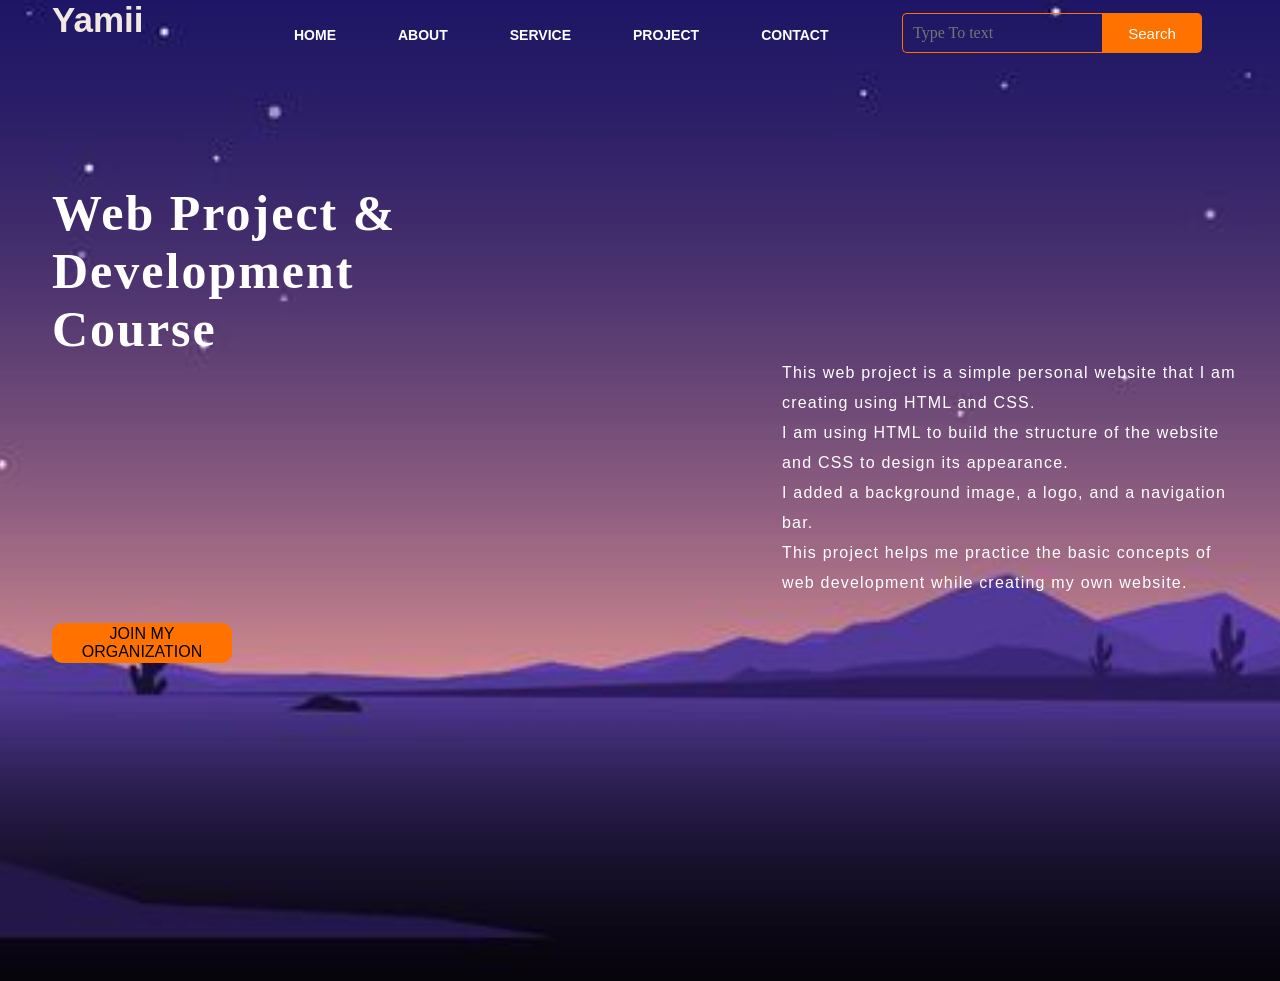
<file: website/index.html>
<!DOCTYPE html>
<html lang="en">

<head>
    <meta charset="UTF-8">
    <meta http-equiv="X-UA-Compatible" content="IE=edge">
    <meta name="viewport" content="width=device-width, initial-scale=1.0">

    <title>Yamii</title>

    <link rel="stylesheet" href="style.css">
</head>

<body>

    <div class="main">

        <div class="navbar">

            <div class="icon">
                <h2 class="logo">Yamii</h2>
            </div>

            <div class="menu">
                <ul>
                    <li><a href="#">HOME</a></li>
                    <li><a href="#">ABOUT</a></li>
                    <li><a href="#">SERVICE</a></li>
                    <li><a href="#">PROJECT</a></li>
                    <li><a href="#">CONTACT</a></li>
                </ul>
            </div>

            <div class="search">
                <input class="srch" type="search" placeholder="Type To text">
                <button class="btn">Search</button>
            </div>

        </div>


        <div class="content">

            <h1>
                Web Project & <br>
                <span>Development</span> <br>
                Course
            </h1>

            <p class="par">
                This web project is a simple personal website that I am creating using HTML and CSS.
                <br>
                I am using HTML to build the structure of the website and CSS to design its appearance.
                <br>
                I added a background image, a logo, and a navigation bar.
                <br>
                This project helps me practice the basic concepts of web development while creating my own website.
            </p>

            <button class="cn">
                <a href="#">JOIN MY ORGANIZATION</a>
            </button>

        </div>

    </div>

</body>

</html>
</file>
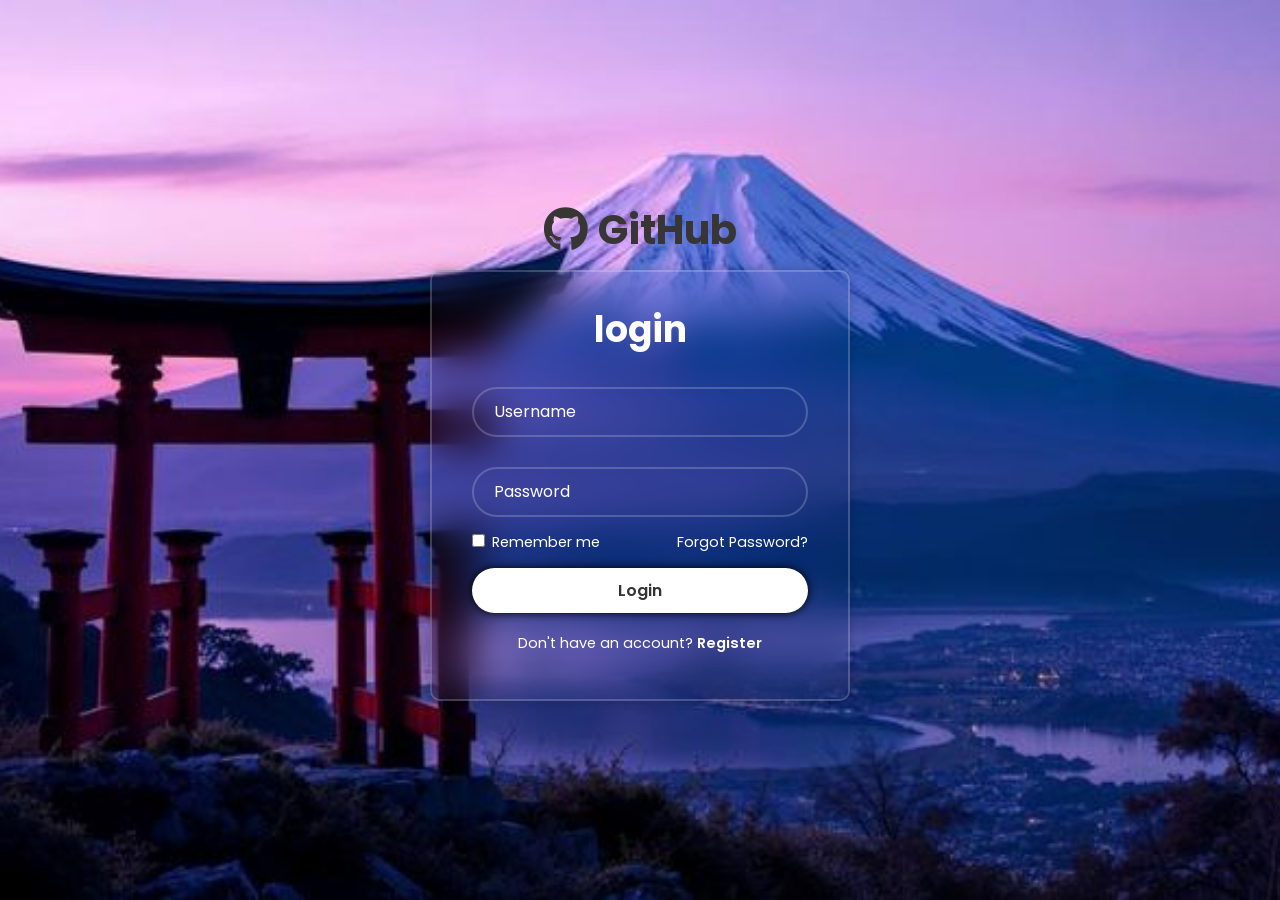
<file: website/login.html/login.html>
<!DOCTYPE html>
<html lang="en">
    <head>
        <meta charset="UTF-8">
        <meta name="viewport" content="width=device-width, initial-scale=1.0">
        <meta http-equiv="X-UA-Compatible" content="IE=edge">
        <title>Login form using HTML and CSS</title>
        <linK rel="stylesheet" href="styles.css">
        <link href="https://cdn.boxicons.com/3.0.8/fonts/basic/boxicons.min.css" rel="stylesheet">
        <link rel="stylesheet" href="https://cdnjs.cloudflare.com/ajax/libs/font-awesome/6.5.2/css/all.min.css">
    </head>

    <body>

        <div class="login-container">
        <h1 class="github-title">
            <i class="fa-brands fa-github"></i>GitHub</h1>

        <div class="wrapper">
            <form action="">
                <h1>login</h1>
                <div class="input-box">
                    <input type="text" placeholder="Username" required>
                    <i class="bx bx-user"></i>
                </div>
                <div class="input-box">
                    <input type="password" placeholder="Password" required>
                    <i class="bx bx-lock"></i>
                </div>
                <div class="remember-forgot">
                    <label><input type="checkbox"> Remember me</label>
                    <a href=" #">Forgot Password?</a>
                </div>

                <button type="button" class="btn" onclick="window.location.href='https://github.com/yami-sukehirox'">Login</button>
                <div class="register-link">
                    <p>Don't have an account? <a href="#">Register</a></p>
                </div>
            </form>
        </div>
    </div>

    <script>
        function goToPortfolio() {
            document.body.classList.add("fade-out");

            setTimeout(function() {
                window.location.href = "https://github.com/yami-sukehirox";
        }, 500);
    }
        
    </script>
   

    </body>
</html>
</file>
<file: website/style.css>
* {
    margin: 0;
    padding: 0;
}

.main {
    width: 100%;
    background: url("lian.jpg");
    background-position: center;
    background-size: cover;
    height: 109vh;
}

.navbar {
    width: 95%;
    height: 75px;
    margin: auto;
}

.icon {
    width: 200px;
    float: left;
    height: 70px;
}

.logo {
    color: #f1e8e1;
    font-size: 35px;
    font-family: Arial;
    padding-left: 20px;
    float: left;
}


/* MENU */

.menu {
    width: 400px;
    float: left;
    height: 70px;
}

ul {
    float: left;
    display: flex;
    justify-content: center;
    align-items: center;
}

ul li {
    list-style: none;
    margin-left: 62px;
    margin-top: 27px;
    font-size: 14px;
}

ul li a {
    text-decoration: none;
    color: white;
    font-family: Arial;
    font-weight: bold;
    transition: 0.4s ease-in-out;
}

ul li a:hover {
    color: pink;
}


/* SEARCH */

.search {
    width: 330px;
    float: left;
    margin-left: 270px;
}

.srch {
    font-family: 'Times New Roman';
    width: 200px;
    height: 40px;
    background: transparent;
    border: 1px solid #ff7200;
    margin-top: 13px;
    color: white;
    border-right: none;
    font-size: 16px;
    float: left;
    padding: 10px;
    box-sizing: border-box;
    border-bottom-left-radius: 5px;
    border-top-left-radius: 5px;
}

.btn {
    width: 100px;
    height: 40px;
    background: #ff7200;
    border: 2px solid #ff7200;
    margin-top: 13px;
    color: white;
    font-size: 15px;
    float: left;
    border-bottom-right-radius: 5px;
    border-top-right-radius: 5px;
}

.btn:focus {
    outline: none;
}

.srch:focus {
    outline: none;
}


/* CONTENT */

.content {
    width: 95%;
    height: auto;
    margin: auto;
    color: white;
    position: relative;
}

.content h1 {
    font-family: 'Times New Roman';
    font-size: 50px;
    padding-left: 20px;
    letter-spacing: 2px;
    margin-top: 9%;
}

.content .par {
    padding-left: 750px;
    padding-bottom: 25px;
    font-family: Arial;
    letter-spacing: 1.2px;
    line-height: 30px;
}


/* JOIN BUTTON */

.cn {
    width: 180px;
    height: 40px;
    background: #ff7200;
    border: none;
    margin-left: 20px;
    font-size: 16px;
    border-radius: 10px;
    cursor: pointer;
    transition: 4s, ease;
}

.cn a {
    text-decoration: none;
    color: black;
    transition: .3s ease;
}

.cn:hover {
    background: rgb(252, 248, 248);
}
</file>
<file: website/login.html/styles.css>
@import url("https://fonts.googleapis.com/css2?family=Poppins:wght@300;400;500;600;700&display=swap");

* {
    margin: 0;
    padding: 0;
    box-sizing: border-box;
    font-family: "Poppins", sans-serif;
}

body {
    display: flex;
    justify-content: center;
    align-items: center;
    min-height: 100vh;
    background: seagreen;
    background: url("logo2.jpg") no-repeat;
    background-size: cover;
    background-position: center;
}

.wrapper {
    width: 420px;
    background: transparent;
    border: 2px solid rgba(255, 255, 255, .2);
    backdrop-filter: blur(20px);
    box-shadow: 0 0 10px rgba(0, 0, 0, .2); 
    color: white;
    border-radius: 10px;
    padding: 30px 40px;
}

.wrapper h1{
    font-size: 36px;
    text-align: center;
}

.wrapper .input-box {
    position: relative;
    width: 100%;
    height: 50px;
    margin: 30px 0;
}

.input-box input {
    width: 100%;
    height: 100%;
    background: transparent;
    border: none;
    outline: none;
    border: 2px solid rgba(255, 255, 255, .2);
    border-radius: 40px;
    font-size: 16px;
    color: white;
    padding: 20px 45px 20px 20px;
}

.input-box input::placeholder {
    color: white;
}

.input-box i {
    position: absolute;
    right: 20px;
    top: 50%;
    transform: translateY(-50%);
    font-size: 20px;
}

.wrapper .remember-forgot {
    display: flex;
    justify-content: space-between;
    font-size: 14.5px;
    margin: -15px 0 15px;
}

.remember-forgot label input {
    accent-color: white;
    margin-right: 3px;
}

.remember-forgot a {
    color: white;
    text-decoration: none;
}

.remember-forgot a:hover {
    text-decoration: underline;
}

.wrapper .btn {
    width: 100%;
    height: 45px;
    background: white;
    border: none;
    outline: none;
    border-radius: 40px;
    box-shadow: 0 0 10px rgba(0, 0, 0, 1);
    cursor: pointer;
    font-size: 16px;
    color: #333; 
    font-weight: 600;
}

.wrapper .register-link {
    font-size: 14.5px;
    text-align: center;
    margin-top: 20px;
    margin: 20px 0 15px;
}

.register-link p a {
    color: white;
    text-decoration: none;
    font-weight: 600;
}

.register-link p a:hover {
    text-decoration: underline;
}

.login-container {
    display: flex;
    flex-direction: column;
    align-items: center;
    gap: 10px;
}

.github-title {
    color: rgb(56, 53, 53);
    font-size: 40px;
    display: flex;
    align-items: center;
    gap: 10px;
    margin: 0;
}

.github-title i {
    font-size: 45px;
}

body {
    transition: opacity 0,5s ease;
}

body.fade-out {
    opacity: 0;
}
</file>
